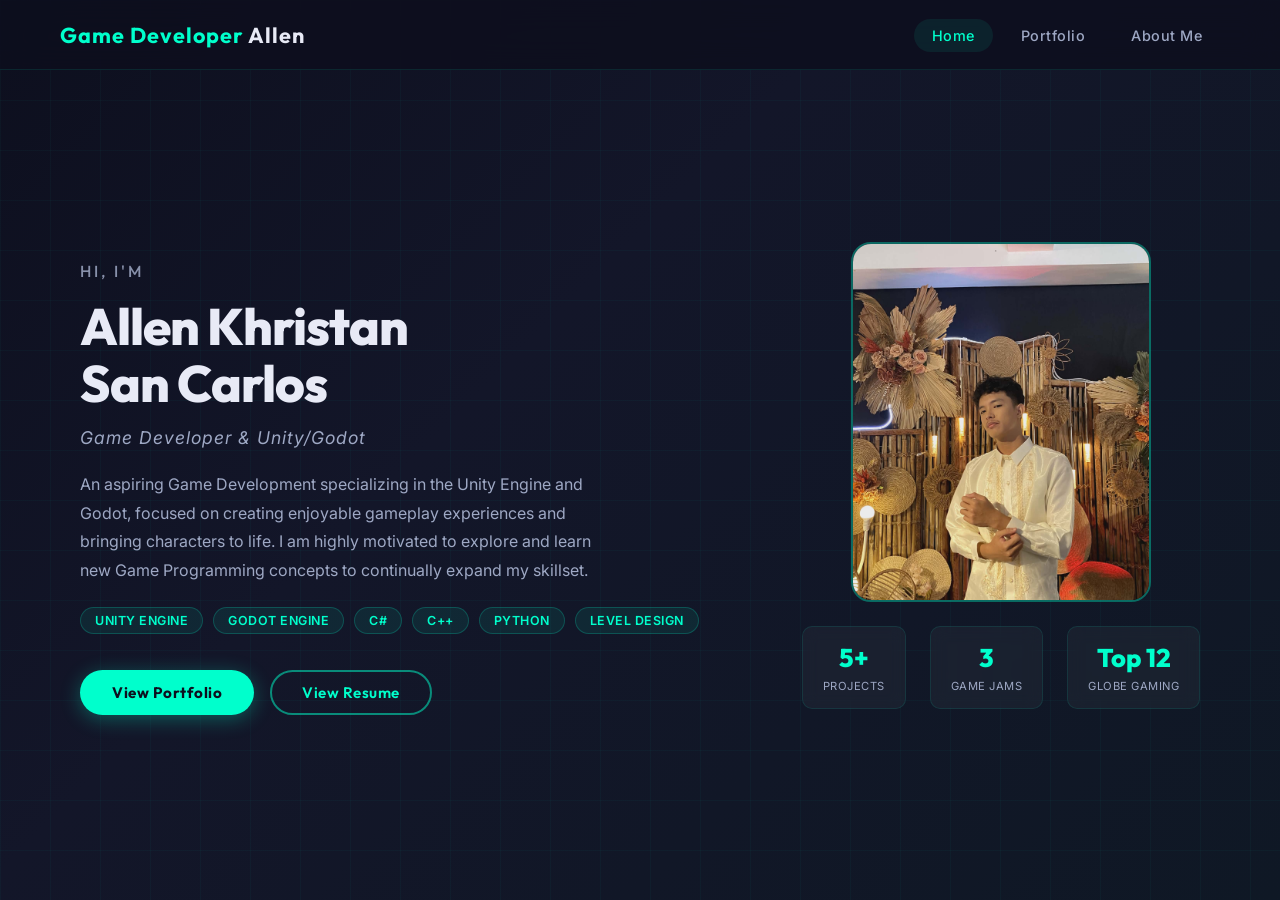
<file: index.html>
<!DOCTYPE html>
<html lang="en">

<head>
    <meta charset="UTF-8">
    <meta name="viewport" content="width=device-width, initial-scale=1.0">
    <meta name="description"
        content="Allen Khristan San Carlos – Aspiring Game Developer specializing in the Unity Engine. Explore my portfolio and resume.">
    <link rel="stylesheet" href="css/style.css">
    <title>Allen San Carlos | Game Developer</title>
</head>

<body>

    <!-- ── NAVBAR ─────────────────────────────────────── -->
    <nav>
        <a class="nav-logo" href="index.html">Game Developer<span> Allen</span></a>
        <ul class="nav-links">
            <li><a href="index.html" class="active">Home</a></li>
            <li><a href="games.html">Portfolio</a></li>
            <li><a href="aboutme.html">About Me</a></li>
        </ul>
    </nav>

    <!-- ── HERO ───────────────────────────────────────── -->
    <main class="hero">

        <!-- Left: intro text -->
        <div class="intro">
            <p class="intro-greeting">Hi, I'm</p>
            <h2>Allen Khristan</h2>
            <h1>San Carlos</h1>
            <h3>Game Developer &amp; Unity/Godot</h3>

            <p>
                An aspiring Game Development specializing in the Unity Engine and Godot, focused on
                creating enjoyable gameplay experiences and bringing characters to life. I am highly
                motivated to explore and learn new Game Programming concepts to continually expand my
                skillset.
            </p>

            <div class="intro-tags">
                <span class="tag">Unity Engine</span>
                <span class="tag">Godot Engine</span>
                <span class="tag">C#</span>
                <span class="tag">C++</span>
                <span class="tag">Python</span>
                <span class="tag">Level Design</span>
            </div>

            <div class="cta-buttons">
                <button class="btn-primary" onclick="location.href='games.html'">View Portfolio</button>
                <button class="btn-secondary" onclick="location.href='aboutme.html'">View Resume</button>
            </div>
        </div>

        <!-- Right: profile photo + stats -->
        <div class="profile">
            <div class="profile-image-wrap">
                <img src="image/Pogi.jfif" alt="Allen Khristan San Carlos">
            </div>
            <div class="profile-stats">
                <div class="stat-item">
                    <span class="stat-num">5+</span>
                    <span class="stat-label">Projects</span>
                </div>
                <div class="stat-item">
                    <span class="stat-num">3</span>
                    <span class="stat-label">Game Jams</span>
                </div>
                <div class="stat-item">
                    <span class="stat-num">Top 12</span>
                    <span class="stat-label">Globe Gaming</span>
                </div>
            </div>
        </div>

    </main>

</body>

</html>
</file>
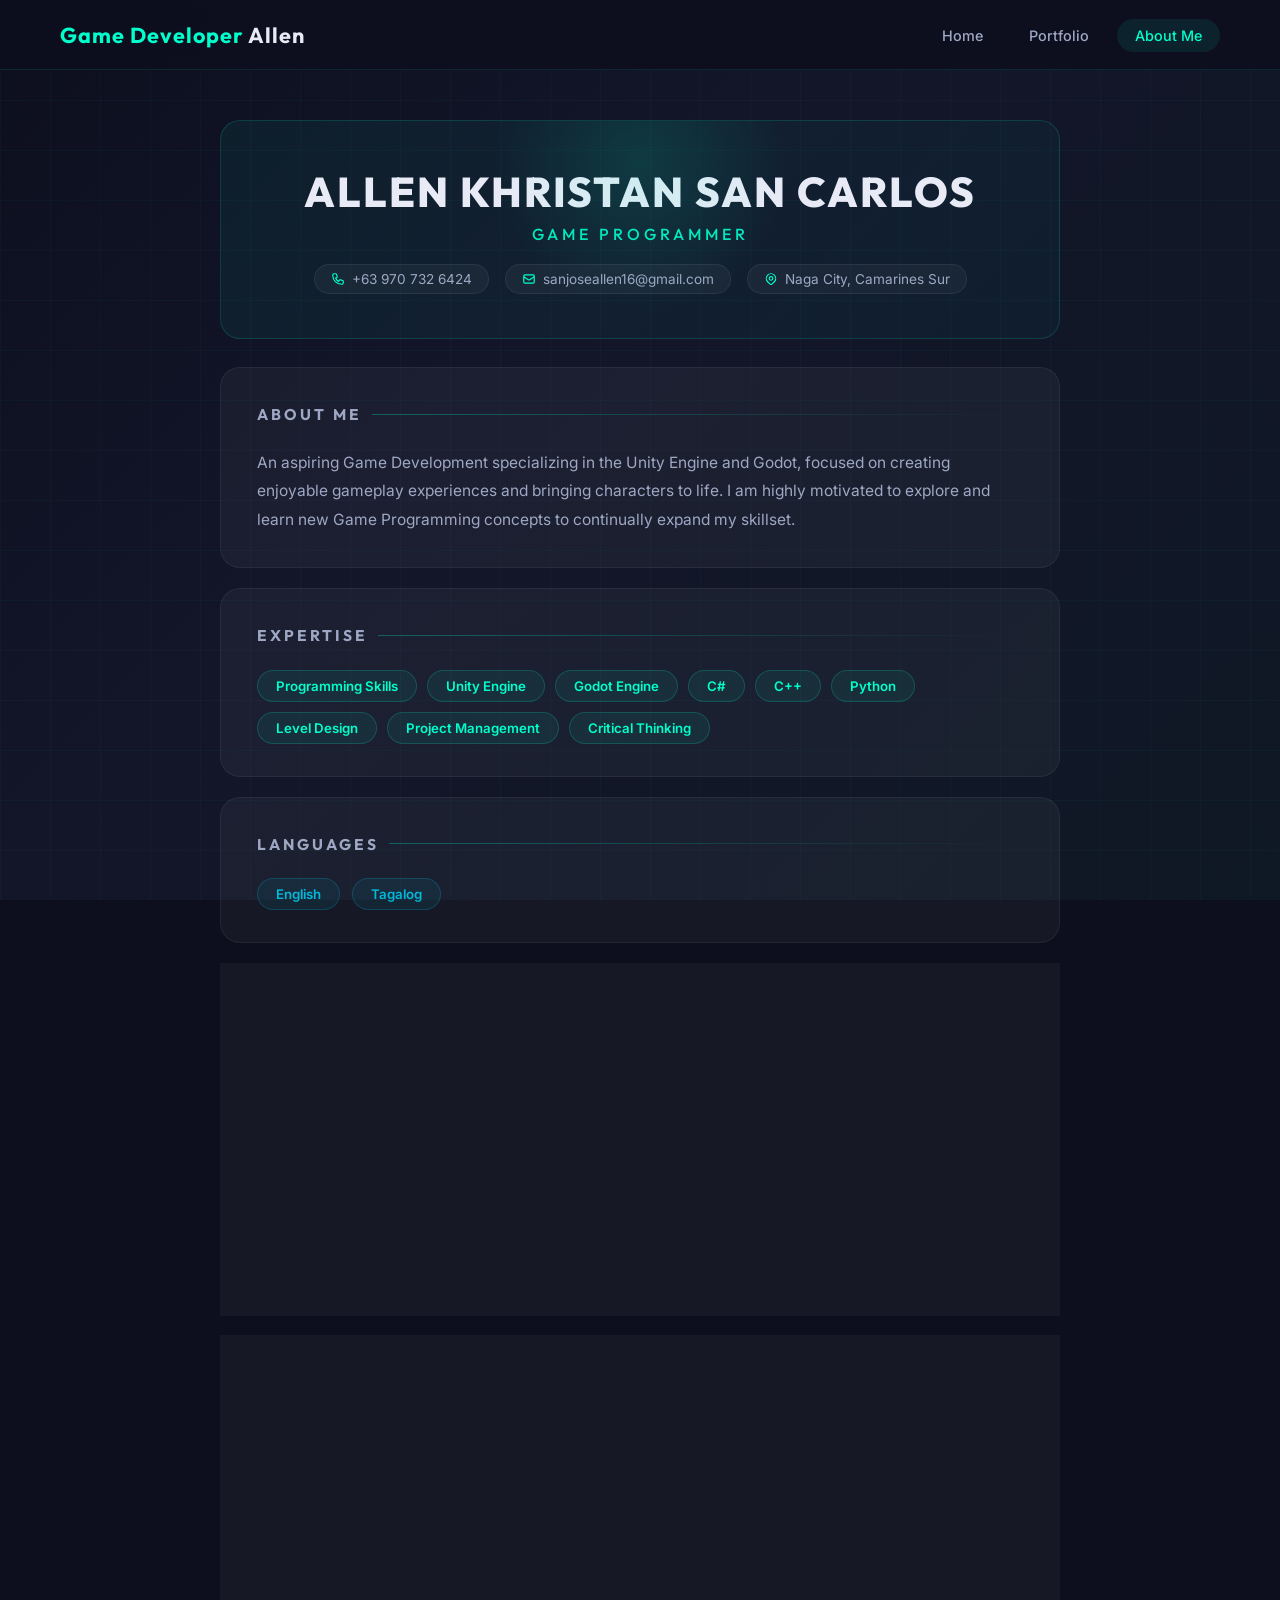
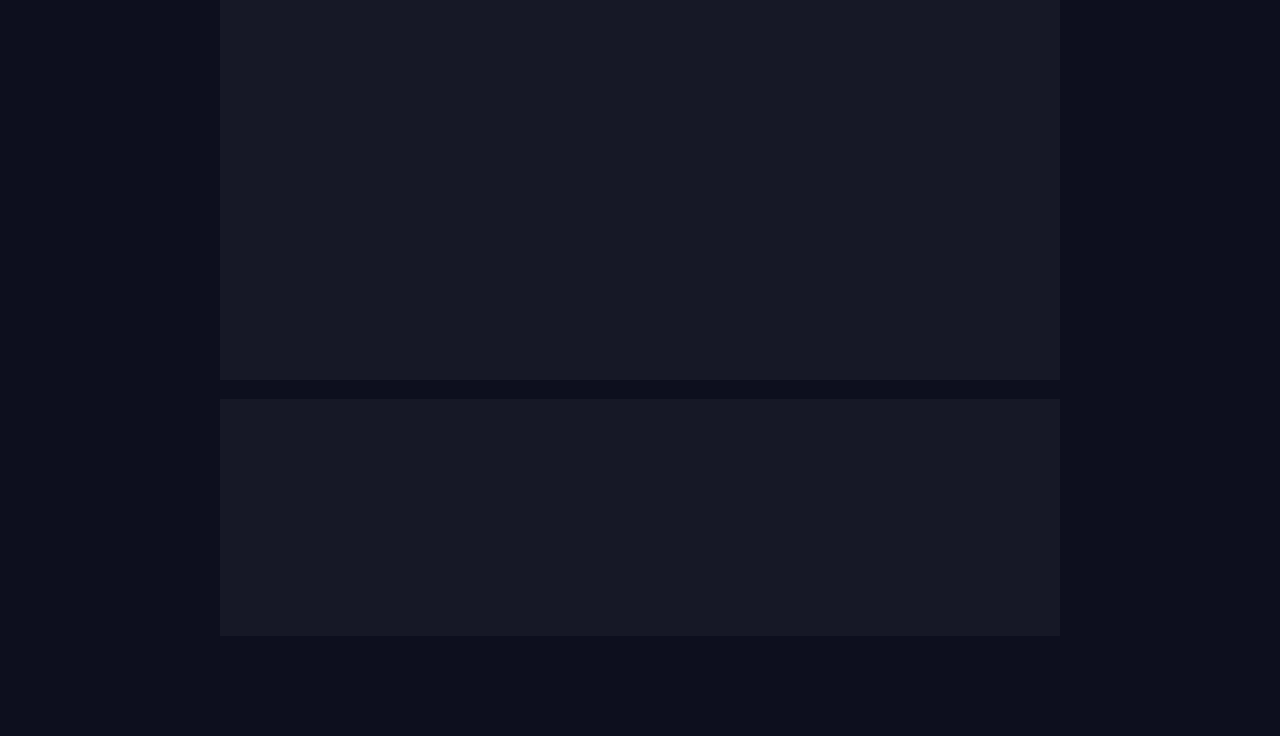
<file: aboutme.html>
<!DOCTYPE html>
<html lang="en">

<head>
    <meta charset="UTF-8">
    <meta name="viewport" content="width=device-width, initial-scale=1.0">
    <meta name="description"
        content="Resume of Allen Khristan San Carlos – Game Programmer specializing in Unity Engine, with experience in international game jams and mobile game development.">
    <link rel="stylesheet" href="css/aboutme.css">
    <title>Resume | Allen San Carlos</title>
</head>

<body>

    <!-- ── NAVBAR ─────────────────────────────────────── -->
    <nav>
        <a class="nav-logo" href="index.html">Game Developer<span> Allen</span></a>
        <ul class="nav-links">
            <li><a href="index.html">Home</a></li>
            <li><a href="games.html">Portfolio</a></li>
            <li><a href="aboutme.html" class="active">About Me</a></li>
        </ul>
    </nav>

    <!-- ── RESUME PAGE ────────────────────────────────── -->
    <div class="resume-page">

        <!-- Header -->
        <div class="resume-header">
            <h1>Allen Khristan San Carlos</h1>
            <h2>Game Programmer</h2>
            <div class="contact-row">
                <span class="contact-item">
                    <svg width="14" height="14" fill="none" viewBox="0 0 24 24" stroke="currentColor" stroke-width="2">
                        <path stroke-linecap="round" stroke-linejoin="round"
                            d="M3 5a2 2 0 012-2h3.28a1 1 0 01.948.684l1.498 4.493a1 1 0 01-.502 1.21l-2.257 1.13a11.042 11.042 0 005.516 5.516l1.13-2.257a1 1 0 011.21-.502l4.493 1.498a1 1 0 01.684.949V19a2 2 0 01-2 2h-1C9.716 21 3 14.284 3 6V5z" />
                    </svg>
                    +63 970 732 6424
                </span>
                <span class="contact-item">
                    <svg width="14" height="14" fill="none" viewBox="0 0 24 24" stroke="currentColor" stroke-width="2">
                        <path stroke-linecap="round" stroke-linejoin="round"
                            d="M3 8l7.89 5.26a2 2 0 002.22 0L21 8M5 19h14a2 2 0 002-2V7a2 2 0 00-2-2H5a2 2 0 00-2 2v10a2 2 0 002 2z" />
                    </svg>
                    sanjoseallen16@gmail.com
                </span>
                <span class="contact-item">
                    <svg width="14" height="14" fill="none" viewBox="0 0 24 24" stroke="currentColor" stroke-width="2">
                        <path stroke-linecap="round" stroke-linejoin="round"
                            d="M17.657 16.657L13.414 20.9a1.998 1.998 0 01-2.827 0l-4.244-4.243a8 8 0 1111.314 0z" />
                        <path stroke-linecap="round" stroke-linejoin="round" d="M15 11a3 3 0 11-6 0 3 3 0 016 0z" />
                    </svg>
                    Naga City, Camarines Sur
                </span>
            </div>
        </div>

        <!-- About Me -->
        <div class="resume-section">
            <p class="section-title">About Me</p>
            <p>
                An aspiring Game Development specializing in the Unity Engine and Godot, focused on
                creating enjoyable gameplay experiences and bringing characters to life. I am highly
                motivated to explore and learn new Game Programming concepts to continually expand my
                skillset.
            </p>
        </div>

        <!-- Expertise -->
        <div class="resume-section">
            <p class="section-title">Expertise</p>
            <div class="skills-grid">
                <span class="skill-badge">Programming Skills</span>
                <span class="skill-badge">Unity Engine</span>
                <span class="skill-badge">Godot Engine</span>
                <span class="skill-badge">C#</span>
                <span class="skill-badge">C++</span>
                <span class="skill-badge">Python</span>
                <span class="skill-badge">Level Design</span>
                <span class="skill-badge">Project Management</span>
                <span class="skill-badge">Critical Thinking</span>
            </div>
        </div>

        <!-- Languages -->
        <div class="resume-section">
            <p class="section-title">Languages</p>
            <div class="lang-list">
                <span class="lang-badge">English</span>
                <span class="lang-badge">Tagalog</span>
            </div>
        </div>

        <!-- Work Experience -->
        <div class="resume-section">
            <p class="section-title">Work Experience</p>

            <div class="exp-entry">
                <div class="exp-header">
                    <div class="exp-main">
                        <span class="exp-title">Leveret Group</span>
                        <span class="exp-project">“Sort of Sweet”</span>
                        <span class="exp-role">Game Development Intern – Programmer</span>
                    </div>
                    <span class="exp-year">2026</span>
                </div>
                <ul class="exp-bullets">
                    <li>Contributed to end-to-end development of casual mobile games, taking projects from concept to
                        deployment.</li>
                    <li>Built responsive 2D game mechanics using the Godot Engine, including drag-and-drop systems and
                        UI-driven gameplay loops.</li>
                    <li>Collaborated with cross-functional teams across the full software development lifecycle of
                        multiple game titles.</li>
                    <li>Released on the Google Play Store and Apple App Store on May 22, 2026.</li>
                </ul>
            </div>

        </div>

        <!-- Projects -->
        <div class="resume-section">
            <p class="section-title">Featured Projects</p>

            <div class="exp-entry">
                <div class="exp-header">
                    <div class="exp-main">
                        <span class="exp-title">Brackeys Game Jam</span>
                        <span class="exp-role">Lead Programmer</span>
                    </div>
                    <span class="exp-year">2024</span>
                </div>
                <p class="exp-desc">
                    Participated in an international 7-day Game Jam with numerous global competitors,
                    applying rapid development techniques to showcase our skills and creativity.
                </p>
            </div>

            <div class="exp-entry">
                <div class="exp-header">
                    <div class="exp-main">
                        <span class="exp-title">Globe Go Gaming</span>
                        <span class="exp-project">“Anura Defender”</span>
                        <span class="exp-role">Programmer</span>
                        <span class="exp-award">🏆 Top 12</span>
                    </div>
                    <span class="exp-year">2025</span>
                </div>
                <p class="exp-desc">
                    A 3D educational mobile game in a casual, interactive format that teaches elementary
                    students about endemic frog species of the Philippines while engaging them in a challenge
                    where they defend the frogs' natural habitat from invading insects.
                </p>
            </div>

            <div class="exp-entry">
                <div class="exp-header">
                    <div class="exp-main">
                        <span class="exp-title">Freelance Game Development</span>
                        <span class="exp-project">“TwisTale”</span>
                        <span class="exp-role">Programmer</span>
                    </div>
                    <span class="exp-year">2025</span>
                </div>
                <p class="exp-desc">
                    A 2D visual novel in a quiz format, featuring three science-based mini-games
                    designed to educate kids in a fun, interactive environment.
                </p>
            </div>

            <div class="exp-entry">
                <div class="exp-header">
                    <div class="exp-main">
                        <span class="exp-title">Bicol University Mythic Game Jam</span>
                        <span class="exp-project">“HARANG”</span>
                        <span class="exp-role">Programmer</span>
                        <span class="exp-award">🏆 Best in Narrative</span>
                    </div>
                    <span class="exp-year">2025</span>
                </div>
                <p class="exp-desc">
                    A 3D survival horror side-scroller where you must return home while avoiding capture
                    by creatures drawn from Bicol mythology. Set in a hauntingly atmospheric village environment.
                </p>
            </div>

        </div>

        <!-- Education -->
        <div class="resume-section">
            <p class="section-title">Education</p>

            <div class="educ-entry">
                <div class="educ-info">
                    <h4>BS in Entertainment and Multimedia Computing — Game Development</h4>
                    <p>Bicol State College of Applied Science and Technology</p>
                </div>
                <span class="educ-year">2026</span>
            </div>

            <div class="educ-entry">
                <div class="educ-info">
                    <h4>Senior High School</h4>
                    <p>Concepcion Pequeña National High School</p>
                </div>
                <span class="educ-year">2021</span>
            </div>

        </div>

    </div><!-- /resume-page -->

</body>

</html>
</file>
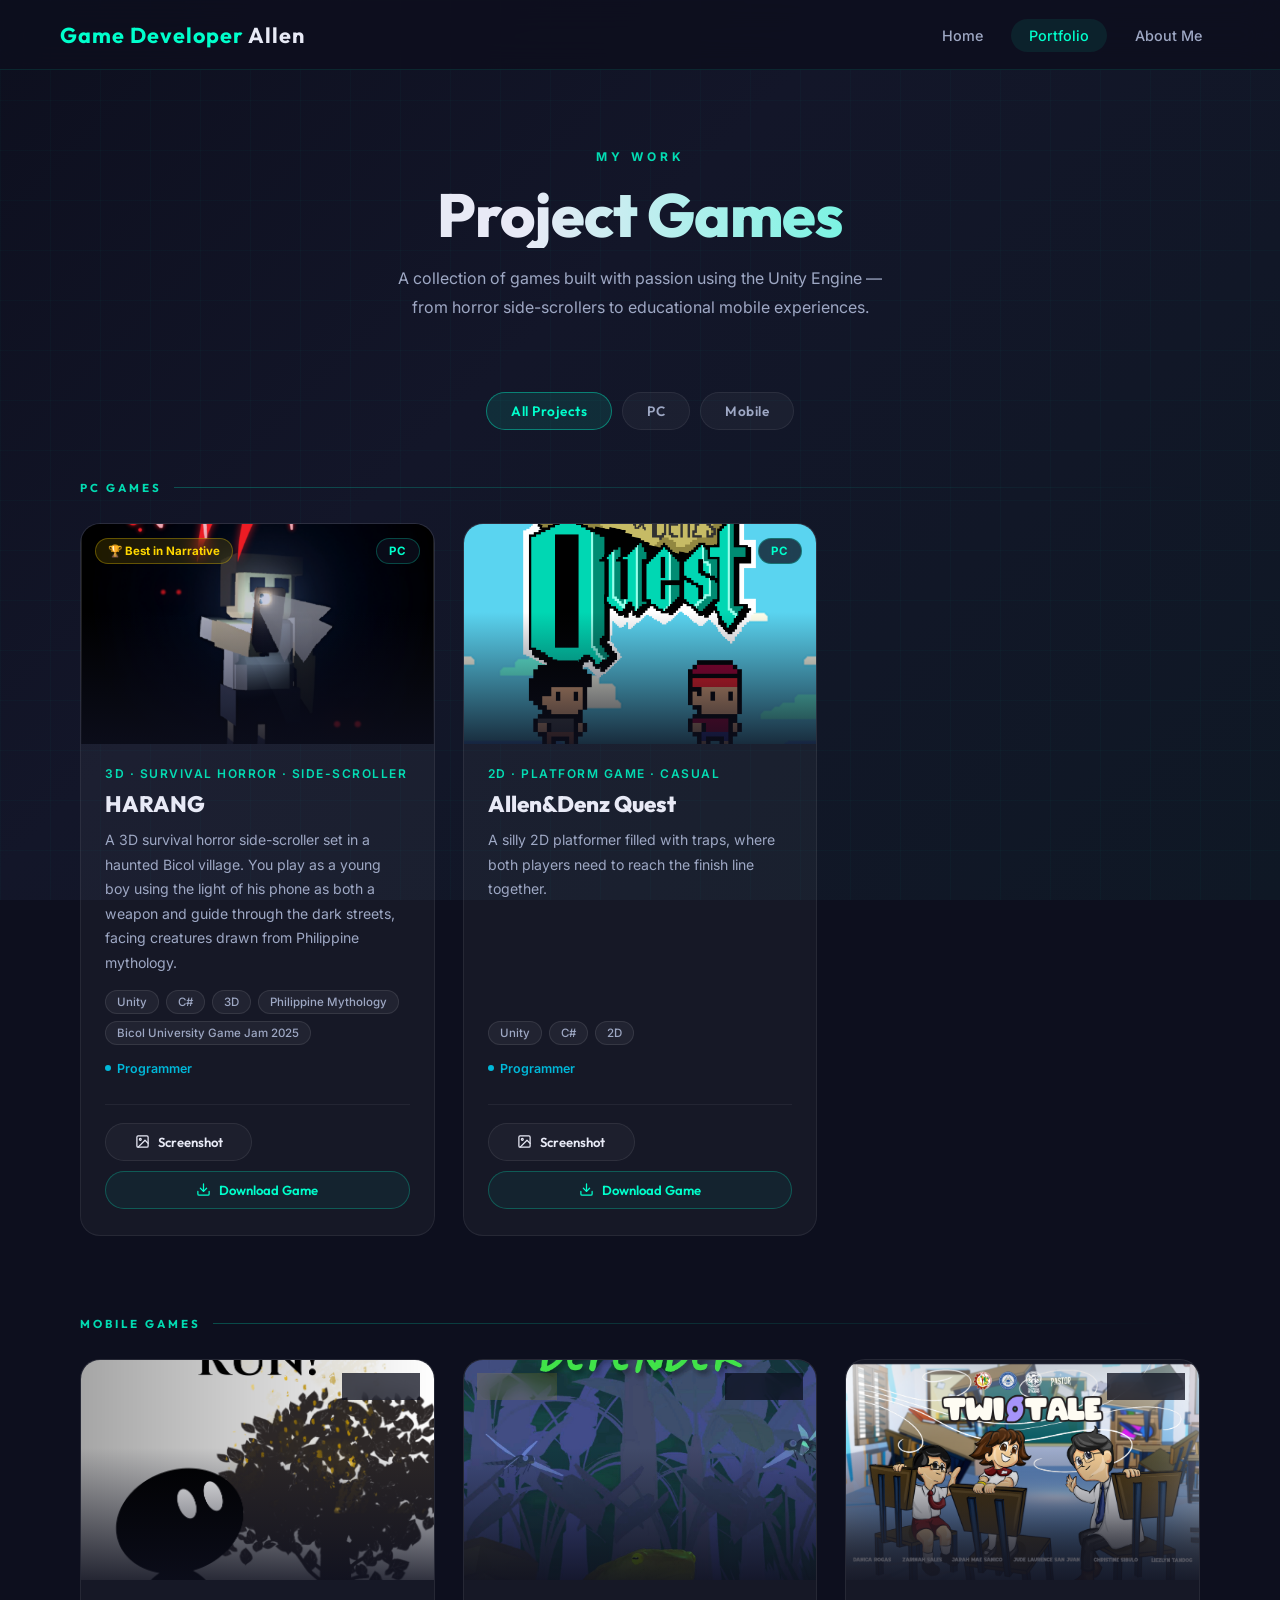
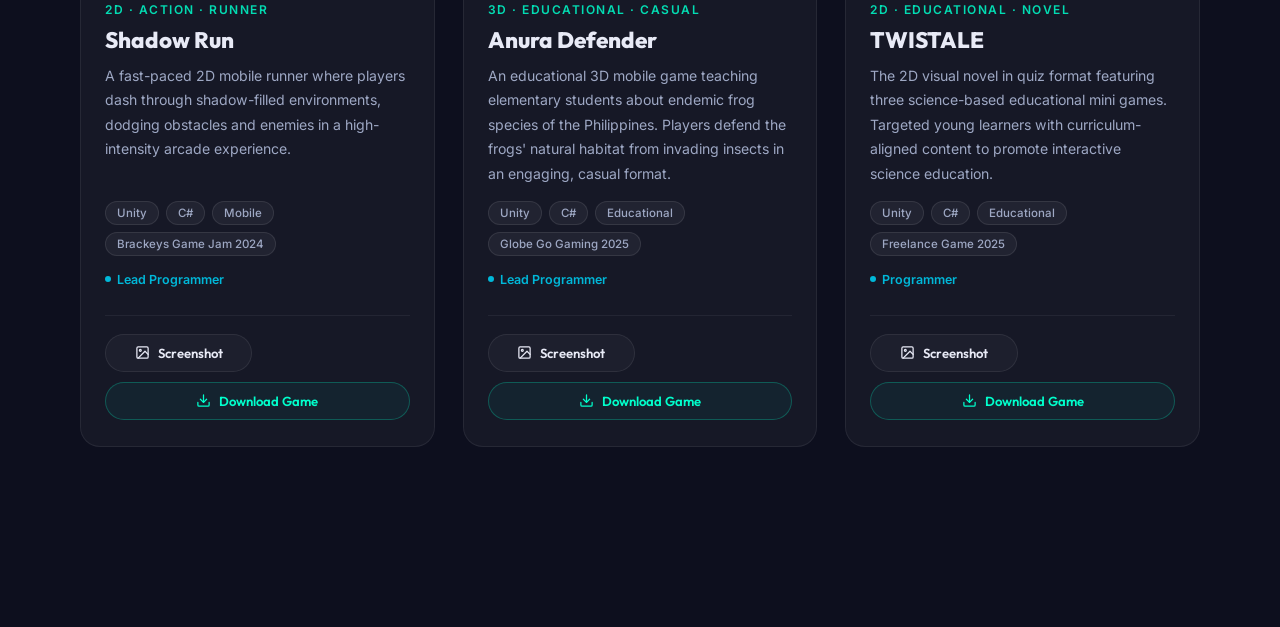
<file: games.html>
<!DOCTYPE html>
<html lang="en">

<head>
    <meta charset="UTF-8">
    <meta name="viewport" content="width=device-width, initial-scale=1.0">
    <meta name="description"
        content="Portfolio of Allen Khristan San Carlos – Game Developer. Browse PC and mobile games built with Unity Engine.">
    <link rel="stylesheet" href="css/game.css">
    <title>Portfolio | Allen San Carlos</title>
</head>

<body>

    <!-- ── NAVBAR ─────────────────────────────────────── -->
    <nav>
        <a class="nav-logo" href="index.html">Game Developer<span> Allen</span></a>
        <ul class="nav-links">
            <li><a href="index.html">Home</a></li>
            <li><a href="games.html" class="active">Portfolio</a></li>
            <li><a href="aboutme.html">About Me</a></li>
        </ul>
    </nav>

    <!-- ── PAGE CONTENT ───────────────────────────────── -->
    <div class="portfolio-page">

        <!-- Page hero -->
        <div class="page-hero">
            <p class="eyebrow">My Work</p>
            <h1>Project Games</h1>
            <p>
                A collection of games built with passion using the Unity Engine —
                from horror side-scrollers to educational mobile experiences.
            </p>
        </div>

        <!-- Filter tabs -->
        <div class="filter-tabs">
            <button class="tab-btn active" id="btn-all" onclick="filterGames('all')">All Projects</button>
            <button class="tab-btn" id="btn-pc" onclick="filterGames('pc')">PC</button>
            <button class="tab-btn" id="btn-mobile" onclick="filterGames('mobile')">Mobile</button>
        </div>

        <!-- ── PC SECTION ─────────────────────────────── -->
        <section class="games-section" id="section-pc" data-platform="pc">
            <p class="section-label">PC Games</p>
            <div class="games-grid">

                <!-- Harang -->
                <div class="game-card" data-platform="pc">
                    <div class="card-thumb">
                        <span class="platform-badge pc">PC</span>
                        <span class="award-badge">🏆 Best in Narrative</span>
                        <img src="image/Harang.png" alt="Harang – 3D Survival Horror Side-Scroller">
                    </div>
                    <div class="card-body">
                        <span class="card-genre">3D · Survival Horror · Side-Scroller</span>
                        <h2 class="card-title">HARANG</h2>
                        <p class="card-desc">
                            A 3D survival horror side-scroller set in a haunted Bicol village.
                            You play as a young boy using the light of his phone as both a weapon
                            and guide through the dark streets, facing creatures drawn from
                            Philippine mythology.
                        </p>
                        <div class="card-tags">
                            <span class="card-tag">Unity</span>
                            <span class="card-tag">C#</span>
                            <span class="card-tag">3D</span>
                            <span class="card-tag">Philippine Mythology</span>
                            <span class="card-tag">Bicol University Game Jam 2025</span>
                        </div>
                        <span class="card-role">Programmer</span>
                        <div class="card-actions">
                            <div class="media-actions-row">
                                <button class="btn-action view-img-btn"
                                    onclick="openMediaModal('image', ['image/Harang.png', 'image/Harang1.png', 'image/Harang2.png', 'image/Harang3.png', 'image/Harang4.png', 'image/Harang5.png', 'image/Harang6.png', 'image/Harang7.png', 'image/Harang8.png'], 'Harang – Screenshots')">
                                    <svg viewBox="0 0 24 24" fill="none" stroke="currentColor" stroke-width="2"
                                        stroke-linecap="round" stroke-linejoin="round">
                                        <rect x="3" y="3" width="18" height="18" rx="2" ry="2" />
                                        <circle cx="8.5" cy="8.5" r="1.5" />
                                        <polyline points="21 15 16 10 5 21" />
                                    </svg>
                                    Screenshot
                                </button>
                                <!-- <button class="btn-action view-video-btn"
                                    onclick="openMediaModal('video', 'https://assets.mixkit.co/videos/preview/mixkit-cyberpunk-city-street-with-neon-lights-40134-large.mp4', 'HARANG – Gameplay Reel')">
                                    <svg viewBox="0 0 24 24" fill="none" stroke="currentColor" stroke-width="2"
                                        stroke-linecap="round" stroke-linejoin="round">
                                        <polygon points="5 3 19 12 5 21 5 3" />
                                    </svg>
                                    Watch Reel
                                </button> -->
                            </div>
                            <a href="link/BU_GAMEJAM.rar" class="btn-action download-btn" download="BU_GAMEJAM.rar">
                                <svg viewBox="0 0 24 24" fill="none" stroke="currentColor" stroke-width="2"
                                    stroke-linecap="round" stroke-linejoin="round">
                                    <path d="M21 15v4a2 2 0 0 1-2 2H5a2 2 0 0 1-2-2v-4" />
                                    <polyline points="7 10 12 15 17 10" />
                                    <line x1="12" y1="15" x2="12" y2="3" />
                                </svg>
                                Download Game
                            </a>
                        </div>
                    </div>
                </div>

                <!-- Allen&Denz -->
                <div class="game-card" data-platform="pc">
                    <div class="card-thumb">
                        <span class="platform-badge pc">PC</span>
                        <img src="image/Allen&DenzPoster.png" alt="Allen&DenzPoster – 2D Platform Game">
                    </div>
                    <div class="card-body">
                        <span class="card-genre">2D · Platform Game · Casual</span>
                        <h2 class="card-title">Allen&Denz Quest</h2>
                        <p class="card-desc">
                            A silly 2D platformer filled with traps,
                            where both players need to reach the finish line together.
                        </p>
                        <div class="card-tags">
                            <span class="card-tag">Unity</span>
                            <span class="card-tag">C#</span>
                            <span class="card-tag">2D</span>
                        </div>
                        <span class="card-role">Programmer</span>
                        <div class="card-actions">
                            <div class="media-actions-row">
                                <button class="btn-action view-img-btn"
                                    onclick="openMediaModal('image', 'image/Allen&DenzPoster.png', 'Allen&Denz Quest – Screenshot')">
                                    <svg viewBox="0 0 24 24" fill="none" stroke="currentColor" stroke-width="2"
                                        stroke-linecap="round" stroke-linejoin="round">
                                        <rect x="3" y="3" width="18" height="18" rx="2" ry="2" />
                                        <circle cx="8.5" cy="8.5" r="1.5" />
                                        <polyline points="21 15 16 10 5 21" />
                                    </svg>
                                    Screenshot
                                </button>
                                <!-- <button class="btn-action view-video-btn"
                                    onclick="openMediaModal('video', 'https://assets.mixkit.co/videos/preview/mixkit-hands-holding-a-nintendo-switch-console-40018-large.mp4', 'Allen&Denz Quest – Gameplay Reel')">
                                    <svg viewBox="0 0 24 24" fill="none" stroke="currentColor" stroke-width="2"
                                        stroke-linecap="round" stroke-linejoin="round">
                                        <polygon points="5 3 19 12 5 21 5 3" />
                                    </svg>
                                    Watch Reel
                                </button> -->
                            </div>
                            <a href="https://example.com/downloads/allen-denz-quest-pc.zip"
                                class="btn-action download-btn" target="_blank" rel="noopener noreferrer">
                                <svg viewBox="0 0 24 24" fill="none" stroke="currentColor" stroke-width="2"
                                    stroke-linecap="round" stroke-linejoin="round">
                                    <path d="M21 15v4a2 2 0 0 1-2 2H5a2 2 0 0 1-2-2v-4" />
                                    <polyline points="7 10 12 15 17 10" />
                                    <line x1="12" y1="15" x2="12" y2="3" />
                                </svg>
                                Download Game
                            </a>
                        </div>
                    </div>
                </div>

            </div>
        </section>

        <!-- ── MOBILE SECTION ─────────────────────────── -->
        <section class="games-section" id="section-mobile" data-platform="mobile">
            <p class="section-label">Mobile Games</p>
            <div class="games-grid">

                <!-- Shadow Run -->
                <div class="game-card" data-platform="mobile">
                    <div class="card-thumb">
                        <span class="platform-badge mobile">Mobile</span>
                        <img src="image/ShadowRun.png" alt="Shadow Run – Mobile Game">
                    </div>
                    <div class="card-body">
                        <span class="card-genre">2D · Action · Runner</span>
                        <h2 class="card-title">Shadow Run</h2>
                        <p class="card-desc">
                            A fast-paced 2D mobile runner where players dash through
                            shadow-filled environments, dodging obstacles and enemies
                            in a high-intensity arcade experience.
                        </p>
                        <div class="card-tags">
                            <span class="card-tag">Unity</span>
                            <span class="card-tag">C#</span>
                            <span class="card-tag">Mobile</span>
                            <span class="card-tag">Brackeys Game Jam 2024</span>
                        </div>
                        <span class="card-role">Lead Programmer</span>
                        <div class="card-actions">
                            <div class="media-actions-row">
                                <button class="btn-action view-img-btn"
                                    onclick="openMediaModal('image', ['image/ShadowRun1.jfif', 'image/ShadowRun2.jfif', 'image/ShadowRun3.jfif', 'image/ShadowRun4.jfif', 'image/ShadowRun5.jfif'], 'Shadow Run – Screenshots')">
                                    <svg viewBox="0 0 24 24" fill="none" stroke="currentColor" stroke-width="2"
                                        stroke-linecap="round" stroke-linejoin="round">
                                        <rect x="3" y="3" width="18" height="18" rx="2" ry="2" />
                                        <circle cx="8.5" cy="8.5" r="1.5" />
                                        <polyline points="21 15 16 10 5 21" />
                                    </svg>
                                    Screenshot
                                </button>
                                <!-- <button class="btn-action view-video-btn"
                                    onclick="openMediaModal('video', 'https://assets.mixkit.co/videos/preview/mixkit-hands-of-a-gamer-playing-with-a-controller-40019-large.mp4', 'Shadow Run – Gameplay Reel')">
                                    <svg viewBox="0 0 24 24" fill="none" stroke="currentColor" stroke-width="2"
                                        stroke-linecap="round" stroke-linejoin="round">
                                        <polygon points="5 3 19 12 5 21 5 3" />
                                    </svg>
                                    Watch Reel
                                </button> -->
                            </div>
                            <a href="link/ShadowRun.rar" class="btn-action download-btn" download="ShadowRun.apk">
                                <svg viewBox="0 0 24 24" fill="none" stroke="currentColor" stroke-width="2"
                                    stroke-linecap="round" stroke-linejoin="round">
                                    <path d="M21 15v4a2 2 0 0 1-2 2H5a2 2 0 0 1-2-2v-4" />
                                    <polyline points="7 10 12 15 17 10" />
                                    <line x1="12" y1="15" x2="12" y2="3" />
                                </svg>
                                Download Game
                            </a>
                        </div>
                    </div>
                </div>

                <!-- Anura Defender -->
                <div class="game-card" data-platform="mobile">
                    <div class="card-thumb">
                        <span class="platform-badge mobile">Mobile</span>
                        <span class="award-badge">🏆 Top 12</span>
                        <img src="image/AnuraDefender.png" alt="Anura Defender – Educational Mobile Game">
                    </div>
                    <div class="card-body">
                        <span class="card-genre">3D · Educational · Casual</span>
                        <h2 class="card-title">Anura Defender</h2>
                        <p class="card-desc">
                            An educational 3D mobile game teaching elementary students
                            about endemic frog species of the Philippines. Players defend
                            the frogs' natural habitat from invading insects in an engaging,
                            casual format.
                        </p>
                        <div class="card-tags">
                            <span class="card-tag">Unity</span>
                            <span class="card-tag">C#</span>
                            <span class="card-tag">Educational</span>
                            <span class="card-tag">Globe Go Gaming 2025</span>
                        </div>
                        <span class="card-role">Lead Programmer</span>
                        <div class="card-actions">
                            <div class="media-actions-row">
                                <button class="btn-action view-img-btn"
                                    onclick="openMediaModal('image', ['image/AnuraDefender.png', 'image/AnuraDefender1.png', 'image/AnuraDefender2.png', 'image/AnuraDefender3.png', 'image/AnuraDefender4.jpg', 'image/AnuraDefender5.jpg', 'image/AnuraDefender6.jpg'], 'Anura Defender – Screenshots')">
                                    <svg viewBox="0 0 24 24" fill="none" stroke="currentColor" stroke-width="2"
                                        stroke-linecap="round" stroke-linejoin="round">
                                        <rect x="3" y="3" width="18" height="18" rx="2" ry="2" />
                                        <circle cx="8.5" cy="8.5" r="1.5" />
                                        <polyline points="21 15 16 10 5 21" />
                                    </svg>
                                    Screenshot
                                </button>
                                <!-- <button class="btn-action view-video-btn"
                                    onclick="openMediaModal('video', 'https://assets.mixkit.co/videos/preview/mixkit-gaming-controller-in-hands-of-gamer-close-up-39906-large.mp4', 'Anura Defender – Gameplay Reel')">
                                    <svg viewBox="0 0 24 24" fill="none" stroke="currentColor" stroke-width="2"
                                        stroke-linecap="round" stroke-linejoin="round">
                                        <polygon points="5 3 19 12 5 21 5 3" />
                                    </svg>
                                    Watch Reel
                                </button> -->
                            </div>
                            <a href="link/AnuraDefender0.4.rar" class="btn-action download-btn"
                                download="AnuraDefender0.4.apk">
                                <svg viewBox="0 0 24 24" fill="none" stroke="currentColor" stroke-width="2"
                                    stroke-linecap="round" stroke-linejoin="round">
                                    <path d="M21 15v4a2 2 0 0 1-2 2H5a2 2 0 0 1-2-2v-4" />
                                    <polyline points="7 10 12 15 17 10" />
                                    <line x1="12" y1="15" x2="12" y2="3" />
                                </svg>
                                Download Game
                            </a>
                        </div>
                    </div>
                </div>

                <!-- TWISTALE -->
                <div class="game-card" data-platform="mobile">
                    <div class="card-thumb">
                        <span class="platform-badge mobile">Mobile</span>
                        <img src="image/TwistalePoster.png" alt="TwistalePoster – Educational Mobile Game">
                    </div>
                    <div class="card-body">
                        <span class="card-genre">2D · Educational · Novel</span>
                        <h2 class="card-title">TWISTALE</h2>
                        <p class="card-desc">
                            The 2D visual novel in quiz format featuring
                            three science-based educational mini games.
                            Targeted young learners with curriculum-aligned content to
                            promote interactive science education.
                        </p>
                        <div class="card-tags">
                            <span class="card-tag">Unity</span>
                            <span class="card-tag">C#</span>
                            <span class="card-tag">Educational</span>
                            <span class="card-tag">Freelance Game 2025</span>
                        </div>
                        <span class="card-role">Programmer</span>
                        <div class="card-actions">
                            <div class="media-actions-row">
                                <button class="btn-action view-img-btn"
                                    onclick="openMediaModal('image', ['image/TwistalePoster.png', 'image/Twistale1.png', 'image/Twistale2.png', 'image/Twistale3.png', 'image/Twistale4.png', 'image/Twistale5.png', 'image/Twistale6.png'], 'Twistale – Screenshots')">
                                    <svg viewBox="0 0 24 24" fill="none" stroke="currentColor" stroke-width="2"
                                        stroke-linecap="round" stroke-linejoin="round">
                                        <rect x="3" y="3" width="18" height="18" rx="2" ry="2" />
                                        <circle cx="8.5" cy="8.5" r="1.5" />
                                        <polyline points="21 15 16 10 5 21" />
                                    </svg>
                                    Screenshot
                                </button>
                                <!-- <button class="btn-action view-video-btn"
                                    onclick="openMediaModal('video', 'https://assets.mixkit.co/videos/preview/mixkit-holding-and-using-a-tablet-close-up-39909-large.mp4', 'TWISTALE – Gameplay Reel')">
                                    <svg viewBox="0 0 24 24" fill="none" stroke="currentColor" stroke-width="2"
                                        stroke-linecap="round" stroke-linejoin="round">
                                        <polygon points="5 3 19 12 5 21 5 3" />
                                    </svg>
                                    Watch Reel
                                </button> -->
                            </div>
                            <a href="link/TWISTALE.rar" class="btn-action download-btn" download="TWISTALE.apk">
                                <svg viewBox="0 0 24 24" fill="none" stroke="currentColor" stroke-width="2"
                                    stroke-linecap="round" stroke-linejoin="round">
                                    <path d="M21 15v4a2 2 0 0 1-2 2H5a2 2 0 0 1-2-2v-4" />
                                    <polyline points="7 10 12 15 17 10" />
                                    <line x1="12" y1="15" x2="12" y2="3" />
                                </svg>
                                Download Game
                            </a>
                        </div>
                    </div>
                </div>

            </div>
        </section>

    </div><!-- /portfolio-page -->

    <!-- ── MEDIA MODAL ─────────────────────────────────────── -->
    <div class="media-modal" id="mediaModal" role="dialog" aria-modal="true">
        <div class="modal-overlay" onclick="closeMediaModal()"></div>
        <div class="modal-content">
            <button class="modal-close" onclick="closeMediaModal()" aria-label="Close modal">
                <svg viewBox="0 0 24 24" fill="none" stroke="currentColor" stroke-width="2.5" stroke-linecap="round"
                    stroke-linejoin="round">
                    <line x1="18" y1="6" x2="6" y2="18"></line>
                    <line x1="6" y1="6" x2="18" y2="18"></line>
                </svg>
            </button>
            <div class="modal-body">
                <!-- Dynamic content injected here -->
            </div>
            <div class="modal-footer">
                <h3 class="modal-title" id="modalTitle">Project Media</h3>
            </div>
        </div>
    </div>

    <!-- ── INTERACTION SCRIPTS ─────────────────────────────── -->
    <script>
        function filterGames(platform) {
            // Update tab active state
            document.querySelectorAll('.tab-btn').forEach(b => b.classList.remove('active'));
            document.getElementById('btn-' + platform)?.classList.add('active');

            const sections = document.querySelectorAll('.games-section');
            sections.forEach(section => {
                const sectionPlatform = section.dataset.platform;
                if (platform === 'all' || sectionPlatform === platform) {
                    section.style.display = '';
                } else {
                    section.style.display = 'none';
                }
            });
        }

        let currentImageIndex = 0;
        let modalImages = [];

        // Media Modal Functions
        function openMediaModal(type, src, title) {
            const modal = document.getElementById('mediaModal');
            const modalBody = modal.querySelector('.modal-body');
            const modalTitle = document.getElementById('modalTitle');

            // Clear previous content
            modalBody.innerHTML = '';
            modalTitle.textContent = title;

            if (type === 'image') {
                modalImages = Array.isArray(src) ? src : [src];
                currentImageIndex = 0;

                if (modalImages.length > 1) {
                    // Create slideshow container
                    const container = document.createElement('div');
                    container.className = 'slideshow-container';

                    const img = document.createElement('img');
                    img.id = 'slideshowImage';
                    img.src = modalImages[currentImageIndex];
                    img.alt = title;
                    img.style.cursor = 'pointer';
                    img.onclick = (e) => showNextImage(e);
                    container.appendChild(img);

                    // Left button
                    const prevBtn = document.createElement('button');
                    prevBtn.className = 'slideshow-nav prev-btn';
                    prevBtn.ariaLabel = 'Previous image';
                    prevBtn.innerHTML = `
                        <svg viewBox="0 0 24 24" fill="none" stroke="currentColor" stroke-width="2.5" stroke-linecap="round" stroke-linejoin="round">
                            <polyline points="15 18 9 12 15 6"></polyline>
                        </svg>
                    `;
                    prevBtn.onclick = (e) => showPrevImage(e);
                    container.appendChild(prevBtn);

                    // Right button
                    const nextBtn = document.createElement('button');
                    nextBtn.className = 'slideshow-nav next-btn';
                    nextBtn.ariaLabel = 'Next image';
                    nextBtn.innerHTML = `
                        <svg viewBox="0 0 24 24" fill="none" stroke="currentColor" stroke-width="2.5" stroke-linecap="round" stroke-linejoin="round">
                            <polyline points="9 18 15 12 9 6"></polyline>
                        </svg>
                    `;
                    nextBtn.onclick = (e) => showNextImage(e);
                    container.appendChild(nextBtn);

                    // Counter
                    const counter = document.createElement('div');
                    counter.className = 'slideshow-counter';
                    counter.id = 'slideshowCounter';
                    counter.textContent = `${currentImageIndex + 1} / ${modalImages.length}`;
                    container.appendChild(counter);

                    modalBody.appendChild(container);
                } else {
                    const img = document.createElement('img');
                    img.src = modalImages[0];
                    img.alt = title;
                    modalBody.appendChild(img);
                }
            } else if (type === 'video') {
                // If it's a YouTube link, embed it as iframe
                if (src.includes('youtube.com') || src.includes('youtu.be')) {
                    const iframe = document.createElement('iframe');
                    let embedUrl = src;
                    if (src.includes('watch?v=')) {
                        const videoId = src.split('v=')[1].split('&')[0];
                        embedUrl = `https://www.youtube.com/embed/${videoId}?autoplay=1`;
                    } else if (src.includes('youtu.be/')) {
                        const videoId = src.split('youtu.be/')[1].split('?')[0];
                        embedUrl = `https://www.youtube.com/embed/${videoId}?autoplay=1`;
                    }
                    iframe.src = embedUrl;
                    iframe.allow = 'accelerometer; autoplay; clipboard-write; encrypted-media; gyroscope; picture-in-picture; web-share';
                    iframe.allowFullscreen = true;
                    modalBody.appendChild(iframe);
                } else {
                    // Local or direct mp4 video
                    const video = document.createElement('video');
                    video.src = src;
                    video.controls = true;
                    video.autoplay = true;
                    video.loop = true;
                    modalBody.appendChild(video);
                }
            }

            modal.classList.add('active');
            document.body.style.overflow = 'hidden'; // Disable background scrolling
        }

        function updateSlideshowImage() {
            const img = document.getElementById('slideshowImage');
            const counter = document.getElementById('slideshowCounter');
            if (!img) return;

            // Fade out
            img.style.opacity = '0';

            // Wait for fade out transition (0.15s in CSS) then swap src and fade back in
            setTimeout(() => {
                img.src = modalImages[currentImageIndex];
                img.onload = () => {
                    img.style.opacity = '1';
                };
            }, 150);

            if (counter) {
                counter.textContent = `${currentImageIndex + 1} / ${modalImages.length}`;
            }
        }

        function showPrevImage(e) {
            if (e) e.stopPropagation();
            if (modalImages.length <= 1) return;
            currentImageIndex = (currentImageIndex - 1 + modalImages.length) % modalImages.length;
            updateSlideshowImage();
        }

        function showNextImage(e) {
            if (e) e.stopPropagation();
            if (modalImages.length <= 1) return;
            currentImageIndex = (currentImageIndex + 1) % modalImages.length;
            updateSlideshowImage();
        }

        function closeMediaModal() {
            const modal = document.getElementById('mediaModal');
            const modalBody = modal.querySelector('.modal-body');

            modal.classList.remove('active');
            document.body.style.overflow = ''; // Re-enable background scrolling

            // Delay clearing content so fade-out animation completes smoothly
            setTimeout(() => {
                modalBody.innerHTML = '';
            }, 400);
        }

        // Close modal on Escape key press and navigate with arrows
        document.addEventListener('keydown', function (e) {
            const modal = document.getElementById('mediaModal');
            if (!modal.classList.contains('active')) return;

            if (e.key === 'Escape') {
                closeMediaModal();
            } else if (e.key === 'ArrowLeft') {
                showPrevImage();
            } else if (e.key === 'ArrowRight') {
                showNextImage();
            }
        });
    </script>

</body>

</html>
</file>
<file: css/style.css>
@import url('https://fonts.googleapis.com/css2?family=Outfit:wght@300;400;500;600;700;800&family=Inter:wght@300;400;500;600&display=swap');

/* ─── RESET ─────────────────────────────────────────────── */
*,
*::before,
*::after {
    margin: 0;
    padding: 0;
    box-sizing: border-box;
}

/* ─── CSS VARIABLES ─────────────────────────────────────── */
:root {
    --accent: #00ffcc;
    --accent-dim: #00bfa5;
    --bg-dark: #0d0f1e;
    --bg-mid: #161929;
    --bg-card: rgba(255, 255, 255, 0.04);
    --text-main: #e8eaf6;
    --text-muted: #9ea8c4;
    --glow: 0 0 30px rgba(0, 255, 204, 0.25);
    --radius-lg: 20px;
    --radius-sm: 10px;
    --nav-h: 70px;
    --transition: 0.3s cubic-bezier(0.4, 0, 0.2, 1);
}

/* ─── BASE ───────────────────────────────────────────────── */
html {
    scroll-behavior: smooth;
}

body {
    font-family: 'Inter', 'Segoe UI', sans-serif;
    background: var(--bg-dark);
    color: var(--text-main);
    min-height: 100vh;
    overflow-x: hidden;
}

/* Animated background grid */
body::before {
    content: '';
    position: fixed;
    inset: 0;
    background:
        linear-gradient(135deg, #0d0f1e 0%, #131629 40%, #0f1825 100%),
        radial-gradient(ellipse 80% 50% at 50% -20%, rgba(0, 255, 204, 0.12) 0%, transparent 60%);
    z-index: -2;
}

body::after {
    content: '';
    position: fixed;
    inset: 0;
    background-image:
        linear-gradient(rgba(0, 255, 204, 0.03) 1px, transparent 1px),
        linear-gradient(90deg, rgba(0, 255, 204, 0.03) 1px, transparent 1px);
    background-size: 50px 50px;
    z-index: -1;
}

/* ─── NAVBAR ─────────────────────────────────────────────── */
nav {
    position: fixed;
    top: 0;
    left: 0;
    right: 0;
    height: var(--nav-h);
    display: flex;
    align-items: center;
    justify-content: space-between;
    padding: 0 60px;
    background: rgba(13, 15, 30, 0.85);
    backdrop-filter: blur(16px);
    -webkit-backdrop-filter: blur(16px);
    border-bottom: 1px solid rgba(0, 255, 204, 0.1);
    z-index: 100;
}

.nav-logo {
    font-family: 'Outfit', sans-serif;
    font-size: 1.35rem;
    font-weight: 700;
    color: var(--accent);
    letter-spacing: 1px;
    text-decoration: none;
}

.nav-logo span {
    color: var(--text-main);
}

.nav-links {
    display: flex;
    gap: 10px;
    list-style: none;
}

.nav-links a {
    text-decoration: none;
    color: var(--text-muted);
    font-size: 0.9rem;
    font-weight: 500;
    padding: 8px 18px;
    border-radius: 50px;
    transition: var(--transition);
    letter-spacing: 0.5px;
}

.nav-links a:hover,
.nav-links a.active {
    color: var(--accent);
    background: rgba(0, 255, 204, 0.08);
}

/* ─── HERO SECTION ───────────────────────────────────────── */
.hero {
    display: flex;
    align-items: center;
    justify-content: space-between;
    min-height: 100vh;
    padding: calc(var(--nav-h) + 40px) 80px 60px;
    gap: 60px;
}

/* ─── INTRO BOX ──────────────────────────────────────────── */
.intro {
    max-width: 620px;
    animation: fadeSlideLeft 0.9s ease forwards;
}

.intro-greeting {
    font-family: 'Outfit', sans-serif;
    font-size: 1.05rem;
    color: var(--accent);
    font-weight: 500;
    letter-spacing: 3px;
    text-transform: uppercase;
    margin-bottom: 12px;
    opacity: 0.85;
}

.intro h2 {
    font-family: 'Outfit', sans-serif;
    font-size: clamp(2.4rem, 4vw, 3.4rem);
    font-weight: 800;
    color: var(--text-main);
    line-height: 1.1;
    letter-spacing: -1px;
}

.intro h1 {
    font-family: 'Outfit', sans-serif;
    font-size: clamp(2.4rem, 4vw, 3.4rem);
    font-weight: 800;
    /* background: linear-gradient(90deg, var(--accent), #00b8d9);
    -webkit-background-clip: text;
    -webkit-text-fill-color: transparent; */
    background-clip: text;
    line-height: 1.15;
    letter-spacing: -1px;
}

.intro h3 {
    font-size: 1.1rem;
    font-weight: 400;
    color: var(--text-muted);
    margin-top: 14px;
    font-style: italic;
    letter-spacing: 1px;
}

.intro p {
    margin-top: 22px;
    font-size: 1rem;
    color: var(--text-muted);
    line-height: 1.8;
    max-width: 520px;
}

/* Tag chips */
.intro-tags {
    display: flex;
    flex-wrap: wrap;
    gap: 10px;
    margin-top: 22px;
}

.tag {
    background: rgba(0, 255, 204, 0.08);
    border: 1px solid rgba(0, 255, 204, 0.2);
    color: var(--accent);
    font-size: 0.78rem;
    font-weight: 600;
    padding: 5px 14px;
    border-radius: 50px;
    letter-spacing: 0.5px;
    text-transform: uppercase;
}

/* CTA buttons */
.cta-buttons {
    display: flex;
    gap: 16px;
    margin-top: 36px;
    flex-wrap: wrap;
}

.btn-primary {
    background: var(--accent);
    color: #0d0f1e;
    border: none;
    padding: 13px 32px;
    border-radius: 50px;
    font-size: 0.95rem;
    font-weight: 700;
    font-family: 'Outfit', sans-serif;
    cursor: pointer;
    transition: var(--transition);
    letter-spacing: 0.5px;
    box-shadow: 0 4px 20px rgba(0, 255, 204, 0.3);
}

.btn-primary:hover {
    background: #00e6b8;
    transform: translateY(-2px);
    box-shadow: 0 8px 30px rgba(0, 255, 204, 0.45);
}

.btn-secondary {
    background: transparent;
    color: var(--accent);
    border: 2px solid rgba(0, 255, 204, 0.5);
    padding: 11px 30px;
    border-radius: 50px;
    font-size: 0.95rem;
    font-weight: 600;
    font-family: 'Outfit', sans-serif;
    cursor: pointer;
    transition: var(--transition);
    letter-spacing: 0.5px;
}

.btn-secondary:hover {
    background: rgba(0, 255, 204, 0.08);
    border-color: var(--accent);
    transform: translateY(-2px);
}

/* ─── PROFILE SECTION ────────────────────────────────────── */
.profile {
    display: flex;
    flex-direction: column;
    align-items: center;
    gap: 24px;
    animation: fadeSlideRight 0.9s ease forwards;
    flex-shrink: 0;
}

.profile-image-wrap {
    position: relative;
}

/* Static accent border */
.profile-image-wrap::before {
    content: none;
}

.profile-image-wrap::after {
    content: none;
}

.profile img {
    width: 300px;
    height: 360px;
    object-fit: cover;
    border-radius: 20px;
    position: relative;
    z-index: 2;
    display: block;
    border: 2px solid rgba(0, 255, 204, 0.35);
    transition: transform 0.4s ease;
}

.profile-image-wrap:hover img {
    transform: scale(1.02);
}

/* Stats row */
.profile-stats {
    display: flex;
    gap: 24px;
}

.stat-item {
    text-align: center;
    background: var(--bg-card);
    border: 1px solid rgba(0, 255, 204, 0.1);
    border-radius: var(--radius-sm);
    padding: 14px 20px;
    min-width: 80px;
    backdrop-filter: blur(8px);
    transition: var(--transition);
}

.stat-item:hover {
    border-color: rgba(0, 255, 204, 0.35);
    background: rgba(0, 255, 204, 0.06);
}

.stat-num {
    font-family: 'Outfit', sans-serif;
    font-size: 1.6rem;
    font-weight: 800;
    color: var(--accent);
    display: block;
}

.stat-label {
    font-size: 0.7rem;
    color: var(--text-muted);
    text-transform: uppercase;
    letter-spacing: 0.5px;
    margin-top: 2px;
}

/* ─── ANIMATIONS ─────────────────────────────────────────── */
@keyframes fadeSlideLeft {
    from {
        opacity: 0;
        transform: translateX(-40px);
    }

    to {
        opacity: 1;
        transform: translateX(0);
    }
}

@keyframes fadeSlideRight {
    from {
        opacity: 0;
        transform: translateX(40px);
    }

    to {
        opacity: 1;
        transform: translateX(0);
    }
}



/* ─── RESPONSIVE ─────────────────────────────────────────── */
@media (max-width: 900px) {
    .hero {
        flex-direction: column-reverse;
        padding: calc(var(--nav-h) + 30px) 30px 40px;
        text-align: center;
    }

    .intro p {
        max-width: 100%;
    }

    .intro-tags,
    .cta-buttons {
        justify-content: center;
    }

    .profile img {
        width: 220px;
        height: 260px;
    }

    nav {
        padding: 0 24px;
    }
}

@media (max-width: 500px) {
    .profile-stats {
        flex-wrap: wrap;
        justify-content: center;
    }

    .nav-links a {
        padding: 6px 12px;
        font-size: 0.82rem;
    }
}
</file>
<file: css/aboutme.css>
@import url('https://fonts.googleapis.com/css2?family=Outfit:wght@300;400;500;600;700;800&family=Inter:wght@300;400;500;600&display=swap');

/* ─── RESET ─────────────────────────────────────────────── */
*, *::before, *::after {
    margin: 0;
    padding: 0;
    box-sizing: border-box;
}

/* ─── CSS VARIABLES ─────────────────────────────────────── */
:root {
    --accent:     #00ffcc;
    --accent-dim: #00bfa5;
    --bg-dark:    #0d0f1e;
    --bg-mid:     #161929;
    --bg-card:    rgba(255, 255, 255, 0.04);
    --text-main:  #e8eaf6;
    --text-muted: #9ea8c4;
    --glow:       0 0 30px rgba(0, 255, 204, 0.2);
    --radius-lg:  20px;
    --radius-sm:  10px;
    --nav-h:      70px;
    --transition: 0.3s cubic-bezier(0.4, 0, 0.2, 1);
}

/* ─── BASE ───────────────────────────────────────────────── */
html { scroll-behavior: smooth; }

body {
    font-family: 'Inter', 'Segoe UI', sans-serif;
    background: var(--bg-dark);
    color: var(--text-main);
    min-height: 100vh;
    overflow-x: hidden;
}

body::before {
    content: '';
    position: fixed;
    inset: 0;
    background:
        linear-gradient(135deg, #0d0f1e 0%, #131629 40%, #0f1825 100%),
        radial-gradient(ellipse 80% 50% at 50% -20%, rgba(0,255,204,0.10) 0%, transparent 60%);
    z-index: -2;
}

body::after {
    content: '';
    position: fixed;
    inset: 0;
    background-image:
        linear-gradient(rgba(0,255,204,0.03) 1px, transparent 1px),
        linear-gradient(90deg, rgba(0,255,204,0.03) 1px, transparent 1px);
    background-size: 50px 50px;
    z-index: -1;
}

/* ─── NAVBAR ─────────────────────────────────────────────── */
nav {
    position: fixed;
    top: 0; left: 0; right: 0;
    height: var(--nav-h);
    display: flex;
    align-items: center;
    justify-content: space-between;
    padding: 0 60px;
    background: rgba(13, 15, 30, 0.85);
    backdrop-filter: blur(16px);
    -webkit-backdrop-filter: blur(16px);
    border-bottom: 1px solid rgba(0,255,204,0.1);
    z-index: 100;
}

.nav-logo {
    font-family: 'Outfit', sans-serif;
    font-size: 1.35rem;
    font-weight: 700;
    color: var(--accent);
    letter-spacing: 1px;
    text-decoration: none;
}

.nav-logo span { color: var(--text-main); }

.nav-links {
    display: flex;
    gap: 10px;
    list-style: none;
}

.nav-links a {
    text-decoration: none;
    color: var(--text-muted);
    font-size: 0.9rem;
    font-weight: 500;
    padding: 8px 18px;
    border-radius: 50px;
    transition: var(--transition);
}

.nav-links a:hover,
.nav-links a.active {
    color: var(--accent);
    background: rgba(0,255,204,0.08);
}

/* ─── PAGE WRAPPER ───────────────────────────────────────── */
.resume-page {
    max-width: 900px;
    margin: 0 auto;
    padding: calc(var(--nav-h) + 50px) 30px 80px;
    animation: fadeUp 0.7s ease forwards;
}

/* ─── HEADER CARD ────────────────────────────────────────── */
.resume-header {
    background: linear-gradient(135deg, rgba(0,255,204,0.06), rgba(0,184,217,0.04));
    border: 1px solid rgba(0,255,204,0.15);
    border-radius: var(--radius-lg);
    padding: 44px 40px;
    text-align: center;
    margin-bottom: 28px;
    position: relative;
    overflow: hidden;
}

.resume-header::before {
    content: '';
    position: absolute;
    top: -50%;
    left: 50%;
    transform: translateX(-50%);
    width: 300px;
    height: 300px;
    background: radial-gradient(circle, rgba(0,255,204,0.12) 0%, transparent 70%);
    pointer-events: none;
}

.resume-header h1 {
    font-family: 'Outfit', sans-serif;
    font-size: clamp(1.8rem, 3.5vw, 2.6rem);
    font-weight: 800;
    color: var(--text-main);
    letter-spacing: 2px;
    text-transform: uppercase;
}

.resume-header h2 {
    font-family: 'Outfit', sans-serif;
    font-size: 1rem;
    font-weight: 500;
    color: var(--accent);
    margin-top: 6px;
    letter-spacing: 4px;
    text-transform: uppercase;
    opacity: 0.9;
}

.contact-row {
    display: flex;
    flex-wrap: wrap;
    justify-content: center;
    gap: 16px;
    margin-top: 20px;
}

.contact-item {
    display: flex;
    align-items: center;
    gap: 7px;
    font-size: 0.85rem;
    color: var(--text-muted);
    background: rgba(255,255,255,0.04);
    border: 1px solid rgba(255,255,255,0.07);
    padding: 6px 16px;
    border-radius: 50px;
}

.contact-item svg {
    color: var(--accent);
    flex-shrink: 0;
}

/* ─── SECTION CARD ───────────────────────────────────────── */
.resume-section {
    background: var(--bg-card);
    border: 1px solid rgba(255,255,255,0.06);
    border-radius: var(--radius-lg);
    padding: 32px 36px;
    margin-bottom: 20px;
    backdrop-filter: blur(6px);
    transition: border-color var(--transition), box-shadow var(--transition);
}

.resume-section:hover {
    border-color: rgba(0,255,204,0.15);
    box-shadow: 0 8px 40px rgba(0,0,0,0.3);
}

/* Section heading */
.section-title {
    font-family: 'Outfit', sans-serif;
    font-size: 0.72rem;
    font-weight: 700;
    letter-spacing: 3px;
    text-transform: uppercase;
    color: var(--accent);
    margin-bottom: 20px;
    display: flex;
    align-items: center;
    gap: 10px;
}

.section-title::after {
    content: '';
    flex: 1;
    height: 1px;
    background: linear-gradient(90deg, rgba(0,255,204,0.3), transparent);
}

/* ─── ABOUT ME ───────────────────────────────────────────── */
.resume-section p {
    color: var(--text-muted);
    font-size: 0.97rem;
    line-height: 1.85;
}

/* ─── EXPERTISE / SKILLS ─────────────────────────────────── */
.skills-grid {
    display: flex;
    flex-wrap: wrap;
    gap: 10px;
}

.skill-badge {
    background: rgba(0,255,204,0.07);
    border: 1px solid rgba(0,255,204,0.18);
    color: var(--accent);
    font-size: 0.83rem;
    font-weight: 600;
    padding: 7px 18px;
    border-radius: 50px;
    transition: var(--transition);
}

.skill-badge:hover {
    background: rgba(0,255,204,0.15);
    border-color: var(--accent);
}

/* ─── LANGUAGES ──────────────────────────────────────────── */
.lang-list {
    display: flex;
    gap: 12px;
    flex-wrap: wrap;
}

.lang-badge {
    background: rgba(0,184,217,0.08);
    border: 1px solid rgba(0,184,217,0.22);
    color: #00b8d9;
    font-size: 0.83rem;
    font-weight: 600;
    padding: 7px 18px;
    border-radius: 50px;
}

/* ─── EXPERIENCE ENTRIES ─────────────────────────────────── */
.exp-entry {
    padding: 20px 0;
    border-bottom: 1px solid rgba(255,255,255,0.06);
}

.exp-entry:last-child { border-bottom: none; padding-bottom: 0; }
.exp-entry:first-of-type { padding-top: 0; }

.exp-header {
    display: flex;
    justify-content: space-between;
    align-items: flex-start;
    gap: 16px;
    margin-bottom: 12px;
}

.exp-main {
    display: flex;
    align-items: center;
    flex-wrap: wrap;
    gap: 10px;
}

.exp-title {
    font-family: 'Outfit', sans-serif;
    font-size: 1.1rem;
    font-weight: 700;
    color: var(--text-main);
    letter-spacing: 0.5px;
}

.exp-project {
    font-family: 'Outfit', sans-serif;
    font-size: 1.05rem;
    font-weight: 600;
    color: var(--text-muted);
}

.exp-role {
    font-size: 0.78rem;
    font-weight: 600;
    color: var(--accent);
    background: rgba(0, 255, 204, 0.08);
    border: 1px solid rgba(0, 255, 204, 0.18);
    padding: 3px 12px;
    border-radius: 50px;
    text-transform: uppercase;
    letter-spacing: 0.5px;
}

.exp-award {
    font-size: 0.78rem;
    font-weight: 600;
    color: var(--gold);
    background: rgba(255, 215, 0, 0.08);
    border: 1px solid rgba(255, 215, 0, 0.2);
    padding: 3px 12px;
    border-radius: 50px;
}

.exp-year {
    font-size: 0.8rem;
    font-weight: 600;
    color: var(--accent);
    background: rgba(0, 255, 204, 0.07);
    border: 1px solid rgba(0, 255, 204, 0.15);
    padding: 4px 12px;
    border-radius: 50px;
    white-space: nowrap;
    flex-shrink: 0;
}

.exp-desc {
    color: var(--text-muted);
    font-size: 0.9rem;
    line-height: 1.8;
    margin-top: 4px;
}

.exp-bullets {
    list-style: none;
    padding-left: 4px;
    display: flex;
    flex-direction: column;
    gap: 8px;
    margin-top: 6px;
}

.exp-bullets li {
    font-size: 0.9rem;
    color: var(--text-muted);
    line-height: 1.75;
    position: relative;
    padding-left: 20px;
}

.exp-bullets li::before {
    content: '•';
    color: var(--accent);
    position: absolute;
    left: 4px;
    top: 0;
    font-size: 1.1rem;
}

/* ─── EDUCATION ENTRIES ──────────────────────────────────── */
.educ-entry {
    display: flex;
    justify-content: space-between;
    align-items: flex-start;
    gap: 20px;
    padding: 16px 0;
    border-bottom: 1px solid rgba(255,255,255,0.06);
}

.educ-entry:last-child { border-bottom: none; padding-bottom: 0; }
.educ-entry:first-of-type { padding-top: 0; }

.educ-info h4 {
    font-family: 'Outfit', sans-serif;
    font-size: 0.97rem;
    font-weight: 700;
    color: var(--text-main);
    margin-bottom: 4px;
}

.educ-info p {
    font-size: 0.85rem;
    color: var(--text-muted);
    line-height: 1.5;
}

.educ-year {
    font-size: 0.8rem;
    font-weight: 600;
    color: var(--accent);
    background: rgba(0,255,204,0.07);
    border: 1px solid rgba(0,255,204,0.15);
    padding: 4px 12px;
    border-radius: 50px;
    white-space: nowrap;
    flex-shrink: 0;
}

/* ─── ANIMATIONS ─────────────────────────────────────────── */
@keyframes fadeUp {
    from { opacity: 0; transform: translateY(30px); }
    to   { opacity: 1; transform: translateY(0); }
}

/* ─── RESPONSIVE ─────────────────────────────────────────── */
@media (max-width: 768px) {
    nav { padding: 0 24px; }

    .resume-page { padding: calc(var(--nav-h) + 30px) 16px 60px; }

    .resume-header { padding: 30px 22px; }

    .resume-section { padding: 24px 20px; }

    .educ-entry { flex-direction: column; gap: 8px; }
    .exp-header { flex-direction: column; align-items: flex-start; gap: 8px; }
    .exp-year { align-self: flex-start; }
}
</file>
<file: css/game.css>
@import url('https://fonts.googleapis.com/css2?family=Outfit:wght@300;400;500;600;700;800&family=Inter:wght@300;400;500;600&display=swap');

/* ─── RESET ─────────────────────────────────────────────── */
*, *::before, *::after {
    margin: 0;
    padding: 0;
    box-sizing: border-box;
}

/* ─── CSS VARIABLES ─────────────────────────────────────── */
:root {
    --accent:     #00ffcc;
    --accent-dim: #00bfa5;
    --blue:       #00b8d9;
    --gold:       #ffd700;
    --bg-dark:    #0d0f1e;
    --bg-card:    rgba(255, 255, 255, 0.04);
    --text-main:  #e8eaf6;
    --text-muted: #9ea8c4;
    --radius-lg:  20px;
    --radius-sm:  10px;
    --nav-h:      70px;
    --transition: 0.35s cubic-bezier(0.4, 0, 0.2, 1);
}

/* ─── BASE ───────────────────────────────────────────────── */
html { scroll-behavior: smooth; }

body {
    font-family: 'Inter', 'Segoe UI', sans-serif;
    background: var(--bg-dark);
    color: var(--text-main);
    min-height: 100vh;
    overflow-x: hidden;
}

/* Ambient background */
body::before {
    content: '';
    position: fixed;
    inset: 0;
    background:
        linear-gradient(135deg, #0d0f1e 0%, #131629 40%, #0f1825 100%),
        radial-gradient(ellipse 80% 50% at 50% -20%, rgba(0,255,204,0.10) 0%, transparent 60%);
    z-index: -2;
}

body::after {
    content: '';
    position: fixed;
    inset: 0;
    background-image:
        linear-gradient(rgba(0,255,204,0.025) 1px, transparent 1px),
        linear-gradient(90deg, rgba(0,255,204,0.025) 1px, transparent 1px);
    background-size: 50px 50px;
    z-index: -1;
}

/* ─── NAVBAR ─────────────────────────────────────────────── */
nav {
    position: fixed;
    top: 0; left: 0; right: 0;
    height: var(--nav-h);
    display: flex;
    align-items: center;
    justify-content: space-between;
    padding: 0 60px;
    background: rgba(13, 15, 30, 0.85);
    backdrop-filter: blur(16px);
    -webkit-backdrop-filter: blur(16px);
    border-bottom: 1px solid rgba(0,255,204,0.1);
    z-index: 100;
}

.nav-logo {
    font-family: 'Outfit', sans-serif;
    font-size: 1.35rem;
    font-weight: 700;
    color: var(--accent);
    letter-spacing: 1px;
    text-decoration: none;
}
.nav-logo span { color: var(--text-main); }

.nav-links {
    display: flex;
    gap: 10px;
    list-style: none;
}

.nav-links a {
    text-decoration: none;
    color: var(--text-muted);
    font-size: 0.9rem;
    font-weight: 500;
    padding: 8px 18px;
    border-radius: 50px;
    transition: var(--transition);
}
.nav-links a:hover,
.nav-links a.active {
    color: var(--accent);
    background: rgba(0,255,204,0.08);
}

/* ─── PAGE WRAPPER ───────────────────────────────────────── */
.portfolio-page {
    max-width: 1200px;
    margin: 0 auto;
    padding: calc(var(--nav-h) + 60px) 40px 100px;
}

/* ─── PAGE HERO ──────────────────────────────────────────── */
.page-hero {
    text-align: center;
    margin-bottom: 70px;
    animation: fadeUp 0.7s ease forwards;
}

.page-hero .eyebrow {
    font-size: 0.75rem;
    font-weight: 700;
    letter-spacing: 4px;
    text-transform: uppercase;
    color: var(--accent);
    opacity: 0.85;
    margin-bottom: 14px;
}

.page-hero h1 {
    font-family: 'Outfit', sans-serif;
    font-size: clamp(2.4rem, 5vw, 3.8rem);
    font-weight: 800;
    background: linear-gradient(90deg, var(--text-main) 40%, var(--accent));
    -webkit-background-clip: text;
    -webkit-text-fill-color: transparent;
    background-clip: text;
    line-height: 1.1;
    letter-spacing: -1px;
}

.page-hero p {
    margin-top: 16px;
    font-size: 1rem;
    color: var(--text-muted);
    max-width: 520px;
    margin-left: auto;
    margin-right: auto;
    line-height: 1.8;
}

/* ─── FILTER TABS ────────────────────────────────────────── */
.filter-tabs {
    display: flex;
    justify-content: center;
    gap: 10px;
    margin-bottom: 50px;
    flex-wrap: wrap;
    animation: fadeUp 0.8s ease forwards;
}

.tab-btn {
    background: var(--bg-card);
    border: 1px solid rgba(255,255,255,0.07);
    color: var(--text-muted);
    font-family: 'Outfit', sans-serif;
    font-size: 0.85rem;
    font-weight: 600;
    padding: 9px 24px;
    border-radius: 50px;
    cursor: pointer;
    transition: var(--transition);
    letter-spacing: 0.5px;
}

.tab-btn:hover {
    color: var(--text-main);
    border-color: rgba(255,255,255,0.18);
}

.tab-btn.active {
    background: rgba(0,255,204,0.1);
    border-color: rgba(0,255,204,0.4);
    color: var(--accent);
}

/* ─── SECTION LABEL ──────────────────────────────────────── */
.section-label {
    font-family: 'Outfit', sans-serif;
    font-size: 0.72rem;
    font-weight: 700;
    letter-spacing: 3px;
    text-transform: uppercase;
    color: var(--accent);
    margin-bottom: 28px;
    display: flex;
    align-items: center;
    gap: 12px;
    opacity: 0.85;
}

.section-label::after {
    content: '';
    flex: 1;
    height: 1px;
    background: linear-gradient(90deg, rgba(0,255,204,0.3), transparent);
}

/* ─── GAMES GRID ─────────────────────────────────────────── */
.games-section {
    margin-bottom: 80px;
    animation: fadeUp 0.85s ease forwards;
}

.games-grid {
    display: grid;
    grid-template-columns: repeat(auto-fill, minmax(340px, 1fr));
    gap: 28px;
}

/* ─── GAME CARD ──────────────────────────────────────────── */
.game-card {
    background: var(--bg-card);
    border: 1px solid rgba(255,255,255,0.07);
    border-radius: var(--radius-lg);
    overflow: hidden;
    display: flex;
    flex-direction: column;
    transition: transform var(--transition), border-color var(--transition), box-shadow var(--transition);
    position: relative;
    cursor: default;
}

.game-card:hover {
    transform: translateY(-6px);
    border-color: rgba(0,255,204,0.25);
    box-shadow: 0 20px 60px rgba(0,0,0,0.5), 0 0 40px rgba(0,255,204,0.08);
}

/* Thumbnail */
.card-thumb {
    position: relative;
    overflow: hidden;
    height: 220px;
}

.card-thumb img {
    width: 100%;
    height: 100%;
    object-fit: cover;
    display: block;
    transition: transform 0.55s ease;
}

.game-card:hover .card-thumb img {
    transform: scale(1.07);
}

/* Gradient overlay on image */
.card-thumb::after {
    content: '';
    position: absolute;
    inset: 0;
    background: linear-gradient(to top, rgba(13,15,30,0.85) 0%, transparent 60%);
}

/* Platform badge on top of image */
.platform-badge {
    position: absolute;
    top: 14px;
    right: 14px;
    z-index: 2;
    background: rgba(13,15,30,0.75);
    border: 1px solid rgba(255,255,255,0.12);
    backdrop-filter: blur(8px);
    color: var(--text-muted);
    font-size: 0.72rem;
    font-weight: 700;
    letter-spacing: 1px;
    text-transform: uppercase;
    padding: 5px 12px;
    border-radius: 50px;
}

.platform-badge.pc   { color: var(--accent); border-color: rgba(0,255,204,0.25); }
.platform-badge.mobile { color: var(--blue); border-color: rgba(0,184,217,0.25); }

/* Award ribbon */
.award-badge {
    position: absolute;
    top: 14px;
    left: 14px;
    z-index: 2;
    background: rgba(255,215,0,0.12);
    border: 1px solid rgba(255,215,0,0.3);
    color: var(--gold);
    font-size: 0.72rem;
    font-weight: 700;
    padding: 5px 12px;
    border-radius: 50px;
    display: flex;
    align-items: center;
    gap: 5px;
    backdrop-filter: blur(8px);
}

/* Card body */
.card-body {
    padding: 22px 24px 26px;
    display: flex;
    flex-direction: column;
    flex: 1;
    gap: 10px;
}

.card-genre {
    font-size: 0.75rem;
    font-weight: 600;
    color: var(--accent);
    letter-spacing: 1.5px;
    text-transform: uppercase;
    opacity: 0.85;
}

.card-title {
    font-family: 'Outfit', sans-serif;
    font-size: 1.4rem;
    font-weight: 800;
    color: var(--text-main);
    line-height: 1.2;
}

.card-desc {
    font-size: 0.88rem;
    color: var(--text-muted);
    line-height: 1.75;
    flex: 1;
}

/* Tags row */
.card-tags {
    display: flex;
    flex-wrap: wrap;
    gap: 7px;
    margin-top: 4px;
}

.card-tag {
    background: rgba(255,255,255,0.05);
    border: 1px solid rgba(255,255,255,0.09);
    color: var(--text-muted);
    font-size: 0.72rem;
    font-weight: 500;
    padding: 4px 11px;
    border-radius: 50px;
}

/* Role chip */
.card-role {
    display: inline-flex;
    align-items: center;
    gap: 6px;
    font-size: 0.78rem;
    font-weight: 600;
    color: var(--blue);
    margin-top: 6px;
}

.card-role::before {
    content: '';
    width: 6px;
    height: 6px;
    background: var(--blue);
    border-radius: 50%;
    display: inline-block;
}

/* ─── ANIMATIONS ─────────────────────────────────────────── */
@keyframes fadeUp {
    from { opacity: 0; transform: translateY(28px); }
    to   { opacity: 1; transform: translateY(0); }
}

/* Staggered card entrance */
.game-card { animation: fadeUp 0.6s ease both; }
.game-card:nth-child(1) { animation-delay: 0.05s; }
.game-card:nth-child(2) { animation-delay: 0.15s; }
.game-card:nth-child(3) { animation-delay: 0.25s; }

/* ─── CARD ACTIONS & BUTTONS ─────────────────────────────── */
.card-actions {
    display: flex;
    flex-direction: column;
    gap: 10px;
    margin-top: 18px;
    border-top: 1px solid rgba(255, 255, 255, 0.06);
    padding-top: 18px;
}

.media-actions-row {
    display: grid;
    grid-template-columns: 1fr 1fr;
    gap: 10px;
}

.btn-action {
    display: flex;
    align-items: center;
    justify-content: center;
    gap: 8px;
    background: rgba(255, 255, 255, 0.03);
    border: 1px solid rgba(255, 255, 255, 0.08);
    color: var(--text-main);
    font-family: 'Outfit', sans-serif;
    font-size: 0.82rem;
    font-weight: 600;
    padding: 10px 16px;
    border-radius: 50px;
    cursor: pointer;
    transition: var(--transition);
}

.btn-action svg {
    width: 15px;
    height: 15px;
    fill: none;
    stroke: currentColor;
    transition: transform var(--transition);
}

.btn-action.view-img-btn:hover {
    background: rgba(0, 255, 204, 0.08);
    border-color: rgba(0, 255, 204, 0.3);
    color: var(--accent);
    box-shadow: 0 0 15px rgba(0, 255, 204, 0.15);
}

.btn-action.view-video-btn:hover {
    background: rgba(0, 184, 217, 0.08);
    border-color: rgba(0, 184, 217, 0.3);
    color: var(--blue);
    box-shadow: 0 0 15px rgba(0, 184, 217, 0.15);
}

.btn-action.download-btn {
    text-decoration: none;
    background: rgba(0, 255, 204, 0.05);
    border: 1px solid rgba(0, 255, 204, 0.25);
    color: var(--accent);
    justify-content: center;
    width: 100%;
}

.btn-action.download-btn:hover {
    background: var(--accent);
    color: #080a14;
    border-color: var(--accent);
    box-shadow: 0 0 20px rgba(0, 255, 204, 0.3);
}

.btn-action:hover svg {
    transform: scale(1.15);
}

/* ─── MEDIA MODAL ────────────────────────────────────────── */
.media-modal {
    position: fixed;
    inset: 0;
    z-index: 1000;
    display: flex;
    align-items: center;
    justify-content: center;
    opacity: 0;
    pointer-events: none;
    transition: opacity 0.4s cubic-bezier(0.4, 0, 0.2, 1);
}

.media-modal.active {
    opacity: 1;
    pointer-events: auto;
}

.modal-overlay {
    position: absolute;
    inset: 0;
    background: rgba(8, 10, 20, 0.85);
    backdrop-filter: blur(12px);
    -webkit-backdrop-filter: blur(12px);
}

.modal-content {
    position: relative;
    width: 90%;
    max-width: 960px;
    background: rgba(20, 24, 46, 0.7);
    border: 1px solid rgba(255, 255, 255, 0.08);
    border-radius: var(--radius-lg);
    box-shadow: 0 30px 70px rgba(0, 0, 0, 0.8), 
                0 0 50px rgba(0, 255, 204, 0.05);
    overflow: hidden;
    transform: scale(0.9) translateY(20px);
    transition: transform 0.4s cubic-bezier(0.34, 1.56, 0.64, 1);
    z-index: 1001;
    backdrop-filter: blur(20px);
    -webkit-backdrop-filter: blur(20px);
}

.media-modal.active .modal-content {
    transform: scale(1) translateY(0);
}

/* Close button */
.modal-close {
    position: absolute;
    top: 20px;
    right: 20px;
    background: rgba(255, 255, 255, 0.04);
    border: 1px solid rgba(255, 255, 255, 0.1);
    color: var(--text-muted);
    width: 40px;
    height: 40px;
    border-radius: 50%;
    display: flex;
    align-items: center;
    justify-content: center;
    cursor: pointer;
    transition: var(--transition);
    z-index: 1010;
}

.modal-close:hover {
    background: rgba(255, 50, 50, 0.15);
    border-color: rgba(255, 50, 50, 0.4);
    color: #ff5252;
    transform: rotate(90deg);
}

.modal-close svg {
    width: 18px;
    height: 18px;
}

/* Modal Body */
.modal-body {
    position: relative;
    width: 100%;
    padding-top: 56.25%; /* 16:9 Aspect Ratio */
    background: #000;
}

.modal-body img,
.modal-body video,
.modal-body iframe {
    position: absolute;
    top: 0;
    left: 0;
    width: 100%;
    height: 100%;
    border: none;
    object-fit: contain;
}

/* Modal Footer */
.modal-footer {
    padding: 20px 30px;
    background: rgba(13, 15, 30, 0.5);
    border-top: 1px solid rgba(255, 255, 255, 0.05);
}

.modal-title {
    font-family: 'Outfit', sans-serif;
    font-size: 1.15rem;
    font-weight: 700;
    color: var(--text-main);
}

/* ─── SLIDESHOW GALLERY ──────────────────────────────────── */
.slideshow-container {
    position: absolute;
    inset: 0;
    display: flex;
    align-items: center;
    justify-content: center;
    overflow: hidden;
}

#slideshowImage {
    transition: opacity 0.15s ease-in-out;
}

.slideshow-nav {
    position: absolute;
    top: 50%;
    transform: translateY(-50%);
    background: rgba(13, 15, 30, 0.6);
    border: 1px solid rgba(255, 255, 255, 0.15);
    color: var(--text-main);
    width: 48px;
    height: 48px;
    border-radius: 50%;
    display: flex;
    align-items: center;
    justify-content: center;
    cursor: pointer;
    transition: var(--transition);
    backdrop-filter: blur(8px);
    -webkit-backdrop-filter: blur(8px);
    z-index: 1020;
}

.slideshow-nav:hover {
    background: rgba(0, 255, 204, 0.15);
    border-color: var(--accent);
    color: var(--accent);
    box-shadow: 0 0 15px rgba(0, 255, 204, 0.2);
}

.slideshow-nav svg {
    width: 20px;
    height: 20px;
}

.prev-btn {
    left: 20px;
}

.next-btn {
    right: 20px;
}

.slideshow-counter {
    position: absolute;
    bottom: 20px;
    left: 50%;
    transform: translateX(-50%);
    background: rgba(13, 15, 30, 0.7);
    border: 1px solid rgba(255, 255, 255, 0.08);
    color: var(--text-muted);
    font-family: 'Outfit', sans-serif;
    font-size: 0.8rem;
    font-weight: 600;
    padding: 6px 14px;
    border-radius: 50px;
    backdrop-filter: blur(8px);
    -webkit-backdrop-filter: blur(8px);
    z-index: 1020;
    letter-spacing: 1px;
}

/* ─── RESPONSIVE ─────────────────────────────────────────── */
@media (max-width: 900px) {
    nav { padding: 0 24px; }
    .portfolio-page { padding: calc(var(--nav-h) + 40px) 20px 60px; }
    .games-grid { grid-template-columns: 1fr; }
    .card-thumb { height: 200px; }
}

@media (max-width: 500px) {
    .nav-links a { padding: 6px 12px; font-size: 0.82rem; }
    .page-hero h1 { font-size: 2rem; }
    .modal-content {
        width: 95%;
        border-radius: var(--radius-sm);
    }
    .modal-close {
        top: 10px;
        right: 10px;
        width: 32px;
        height: 32px;
    }
    .modal-footer {
        padding: 12px 20px;
    }
    .modal-title {
        font-size: 0.95rem;
    }
    .slideshow-nav {
        width: 38px;
        height: 38px;
    }
    .slideshow-nav svg {
        width: 16px;
        height: 16px;
    }
    .prev-btn {
        left: 10px;
    }
    .next-btn {
        right: 10px;
    }
}
</file>
